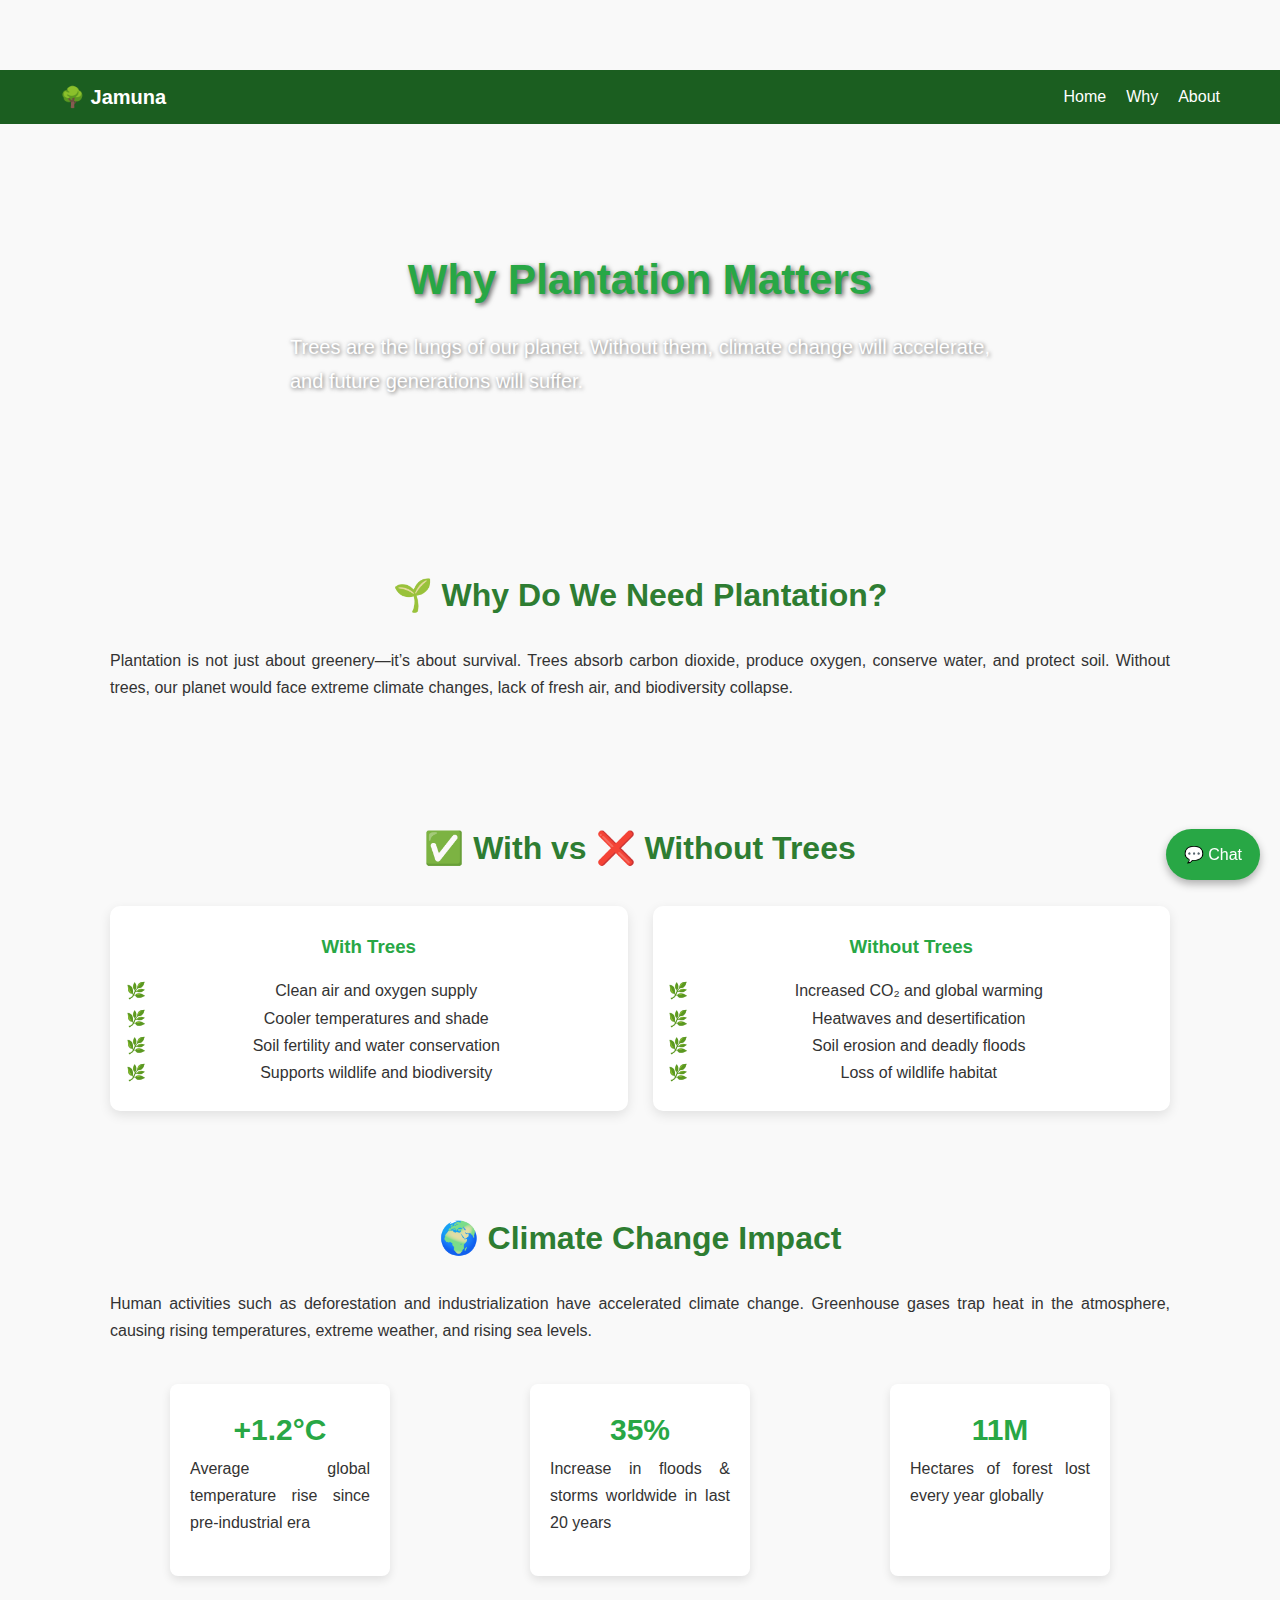
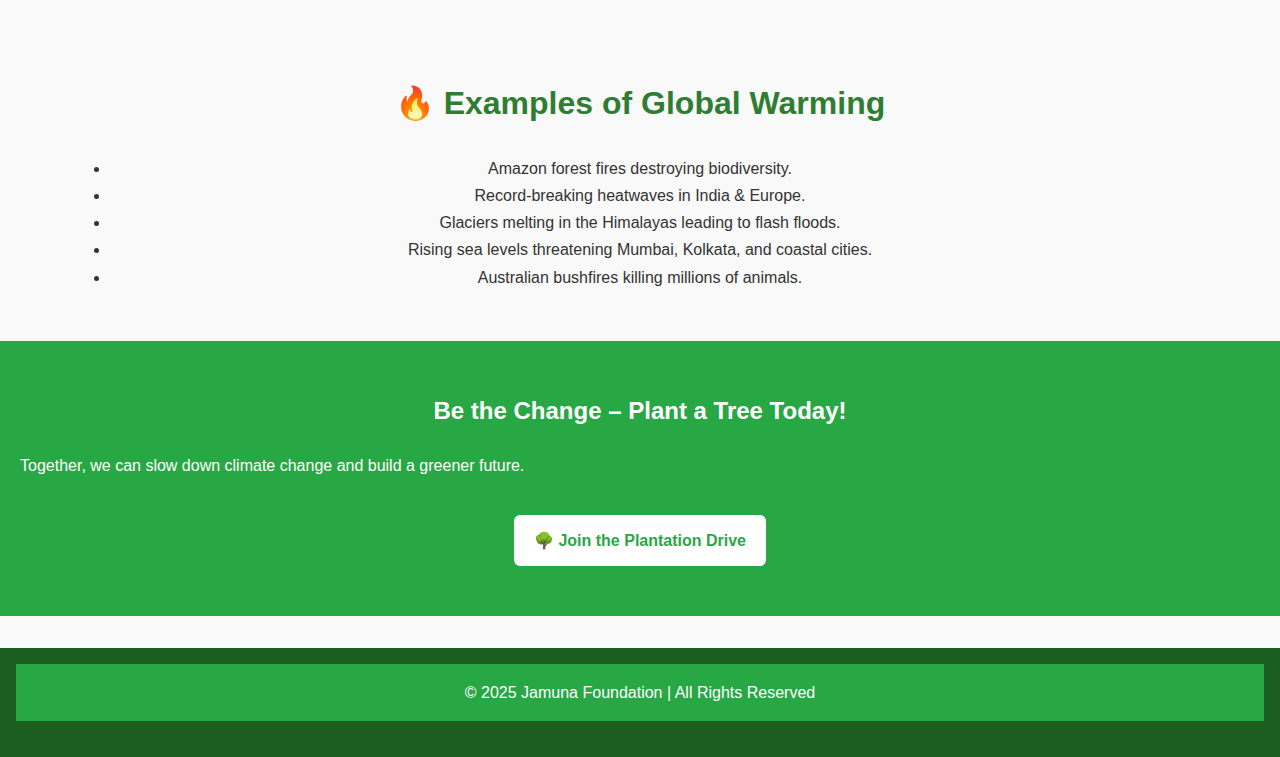
<file: plantation-task1/why.html>
<!DOCTYPE html>
<html lang="en">
<head>
  <meta charset="UTF-8">
  <meta name="viewport" content="width=device-width, initial-scale=1.0">
  <title>Why Plantation Matters | Jamuna Foundation</title>
  <link rel="stylesheet" href="style.css">
  <style>
    body {
      font-family: Arial, sans-serif;
      margin: 0;
      padding-top: 70px;
      background: #f9f9f9;
      color: #333;
      line-height: 1.7;
    }

   
  </style>
</head>
<body>
 
  <!-- Navbar -->
    <nav class="navbar">
      <div class="nav-container">
        <!-- Logo -->
        <a href="#" class="nav-logo">🌳 Jamuna</a>

        <!-- Checkbox hack for mobile toggle -->
        <input type="checkbox" id="menu-toggle" />
        <label for="menu-toggle" class="hamburger">&#9776;</label>

        <!-- Nav Links -->
        <ul class="nav-links">
          <li><a href="index.html">Home</a></li>
          <li><a href="./why.html">Why</a></li>
          <li><a href="https://www.jamunafoundation.com/">About</a></li>
        </ul>
      </div>
    </nav>

  <!-- Hero Banner -->
  <div class="hero-banner">
    <h1>Why Plantation Matters</h1>
    <p>Trees are the lungs of our planet. Without them, climate change will accelerate, and future generations will suffer.</p>
  </div>

  <!-- Why Plantation -->
  <section>
    <h2>🌱 Why Do We Need Plantation?</h2>
    <p>
      Plantation is not just about greenery—it’s about survival. Trees absorb carbon dioxide, produce oxygen, conserve water, and protect soil. 
      Without trees, our planet would face extreme climate changes, lack of fresh air, and biodiversity collapse.
    </p>
  </section>

  <!-- Comparison -->
  <section>
    <h2>✅ With vs ❌ Without Trees</h2>
    <div class="comparison">
      <div class="card">
        <h3>With Trees</h3>
        <ul>
          <li>Clean air and oxygen supply</li>
          <li>Cooler temperatures and shade</li>
          <li>Soil fertility and water conservation</li>
          <li>Supports wildlife and biodiversity</li>
        </ul>
      </div>
      <div class="card">
        <h3>Without Trees</h3>
        <ul>
          <li>Increased CO₂ and global warming</li>
          <li>Heatwaves and desertification</li>
          <li>Soil erosion and deadly floods</li>
          <li>Loss of wildlife habitat</li>
        </ul>
      </div>
    </div>
  </section>

  <!-- Climate Change -->
  <section>
    <h2>🌍 Climate Change Impact</h2>
    <p>
      Human activities such as deforestation and industrialization have accelerated climate change. 
      Greenhouse gases trap heat in the atmosphere, causing rising temperatures, extreme weather, and rising sea levels.
    </p>
    <div class="stats">
      <div class="stat-box">
        <h2>+1.2°C</h2>
        <p>Average global temperature rise since pre-industrial era</p>
      </div>
      <div class="stat-box">
        <h2>35%</h2>
        <p>Increase in floods & storms worldwide in last 20 years</p>
      </div>
      <div class="stat-box">
        <h2>11M</h2>
        <p>Hectares of forest lost every year globally</p>
      </div>
    </div>
  </section>

  <!-- Examples -->
  <section>
    <h2>🔥 Examples of Global Warming</h2>
    <ul>
      <li>Amazon forest fires destroying biodiversity.</li>
      <li>Record-breaking heatwaves in India & Europe.</li>
      <li>Glaciers melting in the Himalayas leading to flash floods.</li>
      <li>Rising sea levels threatening Mumbai, Kolkata, and coastal cities.</li>
      <li>Australian bushfires killing millions of animals.</li>
    </ul>
  </section>

  <!-- CTA -->
  <div class="cta-section">
    <h2>Be the Change – Plant a Tree Today!</h2>
    <p>Together, we can slow down climate change and build a greener future.</p>
    <a href="register.html" class="cta-btn">🌳 Join the Plantation Drive</a>
  </div>
  <div class="chat-container">
      <!-- Checkbox toggle -->
      <input type="checkbox" id="chat-toggle" />

      <!-- Chat Button -->
      <label for="chat-toggle" class="chat-btn">💬 Chat</label>

      <!-- Popup Box -->
      <div class="chat-popup">
        <div class="chat-header">
          <span>Jamuna Foundation Chat</span>
          <label for="chat-toggle" class="close-btn">&times;</label>
        </div>
        <div class="chat-body">
          <p>Hello! 👋 How can we help you today?</p>
        </div>
        <div class="chat-footer">
          <input type="text" placeholder="Type your message..." disabled />
          <button disabled>Send</button>
        </div>
      </div>
    </div>

  <!-- Footer -->
  <footer>
    <p style="text-align:center; padding:15px; background:#28a745; color:white;">
      &copy; 2025 Jamuna Foundation | All Rights Reserved
    </p>
  </footer>
</body>
</html>
</file>
<file: plantation-task1/style.css>
/* Reset */
* {
  margin: 0;
  padding: 0;
  box-sizing: border-box;
  font-family: 'Segoe UI', Arial, sans-serif;
  scroll-behavior: smooth;
}

body {
  line-height: 1.6;
  color: #333;
  background: #f9fff9;
}

/* Hero Section */
.hero {
  position: relative;
  height: 100vh;
  background: url("images/forest.jpg") no-repeat center center/cover;
  display: flex;
  align-items: center;
  justify-content: center;
}

.hero .overlay {
  background: rgba(0, 0, 0, 0.55);
  color: white;
  text-align: center;
  padding: 2rem;
  border-radius: 10px;
}

.hero h1 {
  font-size: 3rem;
  margin-bottom: 1rem;
}

.cta-btn {
  display: inline-block;
  margin-top: 1rem;
  padding: 0.8rem 1.5rem;
  background: #2e7d32;
  color: white;
  text-decoration: none;
  border-radius: 5px;
  transition: all 0.3s ease-in-out;
}

.cta-btn:hover {
  background: #256628;
  transform: scale(1.05);
}

/* Sections */
section {
  padding: 3rem 10%;
  text-align: center;
}

section h2 {
  margin-bottom: 1.5rem;
  color: #2e7d32;
  font-size: 2rem;
}

/* Cards */
.cards {
  display: flex;
  gap: 1.5rem;
  justify-content: center;
  flex-wrap: wrap;
}

.card {
  background: #ffffff;
  padding: 1.5rem;
  border-radius: 10px;
  box-shadow: 0 4px 8px rgba(0,0,0,0.1);
  flex: 1 1 250px;
  transition: transform 0.3s ease, box-shadow 0.3s ease;
}

.card:hover {
  transform: translateY(-5px);
  box-shadow: 0 6px 12px rgba(0,0,0,0.2);
}

/* Footer */
footer {
  background: #1b5e20;
  color: white;
  text-align: center;
  padding: 1rem;
  margin-top: 2rem;
}
/* Registration Page */
.small-hero {
  height: 40vh;
}

.reg-form {
  max-width: 500px;
  margin: auto;
  display: flex;
  flex-direction: column;
  gap: 1rem;
  background: #ffffff;
  padding: 2rem;
  border-radius: 10px;
  box-shadow: 0 4px 8px rgba(0,0,0,0.1);
}

.reg-form label {
  text-align: left;
  font-weight: bold;
  color: #2e7d32;
}

.reg-form input,
.reg-form textarea {
  padding: 0.8rem;
  border: 1px solid #ccc;
  border-radius: 5px;
  font-size: 1rem;
}

.reg-form input:focus,
.reg-form textarea:focus {
  outline: none;
  border-color: #2e7d32;
  box-shadow: 0 0 5px rgba(46,125,50,0.5);
}

.reg-form button {
  align-self: center;
  width: 50%;
}
/* Chat container */
.chat-container {
  position: fixed;
  bottom: 20px;
  right: 20px;
  z-index: 999;
}

/* Hide checkbox */
#chat-toggle {
  display: none;
}

/* Chat button */
.chat-btn {
  background: #28a745;
  color: white;
  border: none;
  padding: 12px 18px;
  border-radius: 30px;
  cursor: pointer;
  font-size: 16px;
  box-shadow: 0 4px 8px rgba(0,0,0,0.3);
  display: inline-block;
}

.chat-btn:hover {
  background: #218838;
}

/* Chat popup */
.chat-popup {
  display: none;
  position: fixed;
  bottom: 80px;
  right: 20px;
  width: 300px;
  background: #fff;
  border-radius: 10px;
  box-shadow: 0 8px 16px rgba(0,0,0,0.3);
  overflow: hidden;
  font-family: Arial, sans-serif;
}

/* Show popup when checkbox checked */
#chat-toggle:checked ~ .chat-popup {
  display: block;
}

/* Header */
.chat-header {
  background: #28a745;
  color: white;
  padding: 10px;
  font-weight: bold;
  display: flex;
  justify-content: space-between;
  align-items: center;
}

/* Close button */
.close-btn {
  background: none;
  border: none;
  color: white;
  font-size: 20px;
  cursor: pointer;
}

/* Body */
.chat-body {
  padding: 10px;
  height: 200px;
  overflow-y: auto;
  font-size: 14px;
  color: #333;
}

/* Footer */
.chat-footer {
  display: flex;
  border-top: 1px solid #ddd;
}

.chat-footer input {
  flex: 1;
  border: none;
  padding: 10px;
  font-size: 14px;
}

.chat-footer button {
 background: #1b5e20;
  color: white;
  border: none;
  padding: 10px 15px;
}
/* Navbar (Sticky at top) */
.navbar {
  width: 100%;
 background: #1b5e20;
  position: sticky;   /* makes it stick */
  top: 0;
  left: 0;
  z-index: 1000;
}

/* Nav Container */
.nav-container {
  max-width: 1200px;
  margin: auto;
  padding: 10px 20px;
  display: flex;
  justify-content: space-between;
  align-items: center;
}

.nav-logo {
  font-size: 20px;
  font-weight: bold;
  color: white;
  text-decoration: none;
}

/* Nav Links */
.nav-links {
  list-style: none;
  display: flex;
  gap: 20px;
}

.nav-links li a {
  color: white;
  text-decoration: none;
  font-weight: 500;
}

.nav-links li a:hover {
  text-decoration: underline;
}

/* Hide checkbox */
#menu-toggle {
  display: none;
}

/* Hamburger */
.hamburger {
  display: none;
  font-size: 26px;
  color: white;
  cursor: pointer;
}

/* Responsive */


/* Fix content hiding behind navbar */
body {
  margin: 0;
  padding-top: 60px; /* adjust based on navbar height */
}
 section {
      max-width: 1100px;
      margin: auto;
      padding: 50px 20px;
    }

    h1, h2 {
      text-align: center;
      color: #28a745;
    }

    p {
      margin-bottom: 20px;
      text-align: justify;
    }

    /* Hero Banner */
    .hero-banner {
      background: url("https://images.unsplash.com/photo-1508780709619-79562169bc64?auto=format&fit=crop&w=1350&q=80") center/cover no-repeat;
      color: white;
      text-align: center;
      padding: 120px 20px;
    }
    .hero-banner h1 {
      font-size: 42px;
      margin-bottom: 15px;
      text-shadow: 2px 2px 5px rgba(0,0,0,0.6);
    }
    .hero-banner p {
      font-size: 20px;
      max-width: 700px;
      margin: auto;
      text-shadow: 1px 1px 4px rgba(0,0,0,0.6);
    }

    /* Comparison Section */
    .comparison {
      display: grid;
      grid-template-columns: 1fr 1fr;
      gap: 25px;
      margin-top: 30px;
    }
    .card {
      background: white;
      padding: 25px;
      border-radius: 10px;
      box-shadow: 0 4px 12px rgba(0,0,0,0.1);
    }
    .card h3 {
      margin-bottom: 15px;
      color: #28a745;
    }
    .card ul {
      list-style: "🌿 ";
      padding-left: 15px;
    }

    /* Statistics */
    .stats {
      display: flex;
      justify-content: space-around;
      flex-wrap: wrap;
      gap: 20px;
      margin-top: 40px;
    }
    .stat-box {
      background: white;
      padding: 20px;
      border-radius: 8px;
      width: 220px;
      text-align: center;
      box-shadow: 0 4px 10px rgba(0,0,0,0.1);
    }
    .stat-box h2 {
      font-size: 30px;
      color: #28a745;
      margin: 0;
    }

    /* Examples */
    .examples ul {
      list-style: "🔥 ";
      padding-left: 20px;
    }

    /* Call to Action */
    .cta-section {
      background: #28a745;
      color: white;
      text-align: center;
      padding: 50px 20px;
    }
    .cta-section h2 {
      color: white;
      margin-bottom: 20px;
    }
    .cta-btn {
      background: white;
      color: #28a745;
      padding: 12px 20px;
      border-radius: 6px;
      text-decoration: none;
      font-weight: bold;
    }

    /* Responsive */
    @media(max-width: 768px) {
      .comparison {
        grid-template-columns: 1fr;
      }
      .stats {
        flex-direction: column;
        align-items: center;
      }
    }



/* Responsive */
@media (max-width: 768px) {
  .hero h1 {
    font-size: 2rem;
  }

  section {
    padding: 2rem 5%;
  }

  .cards {
    flex-direction: column;
  }
   .hamburger {
    display: block;
  }

  .nav-links {
    position: absolute;
    top: 60px;
    left: 0;
    right: 0;
    background: #28a745;
    flex-direction: column;
    align-items: center;
    gap: 15px;
    padding: 15px 0;
    display: none;
  }

  #menu-toggle:checked ~ .nav-links {
    display: flex;
  }
}
</file>
